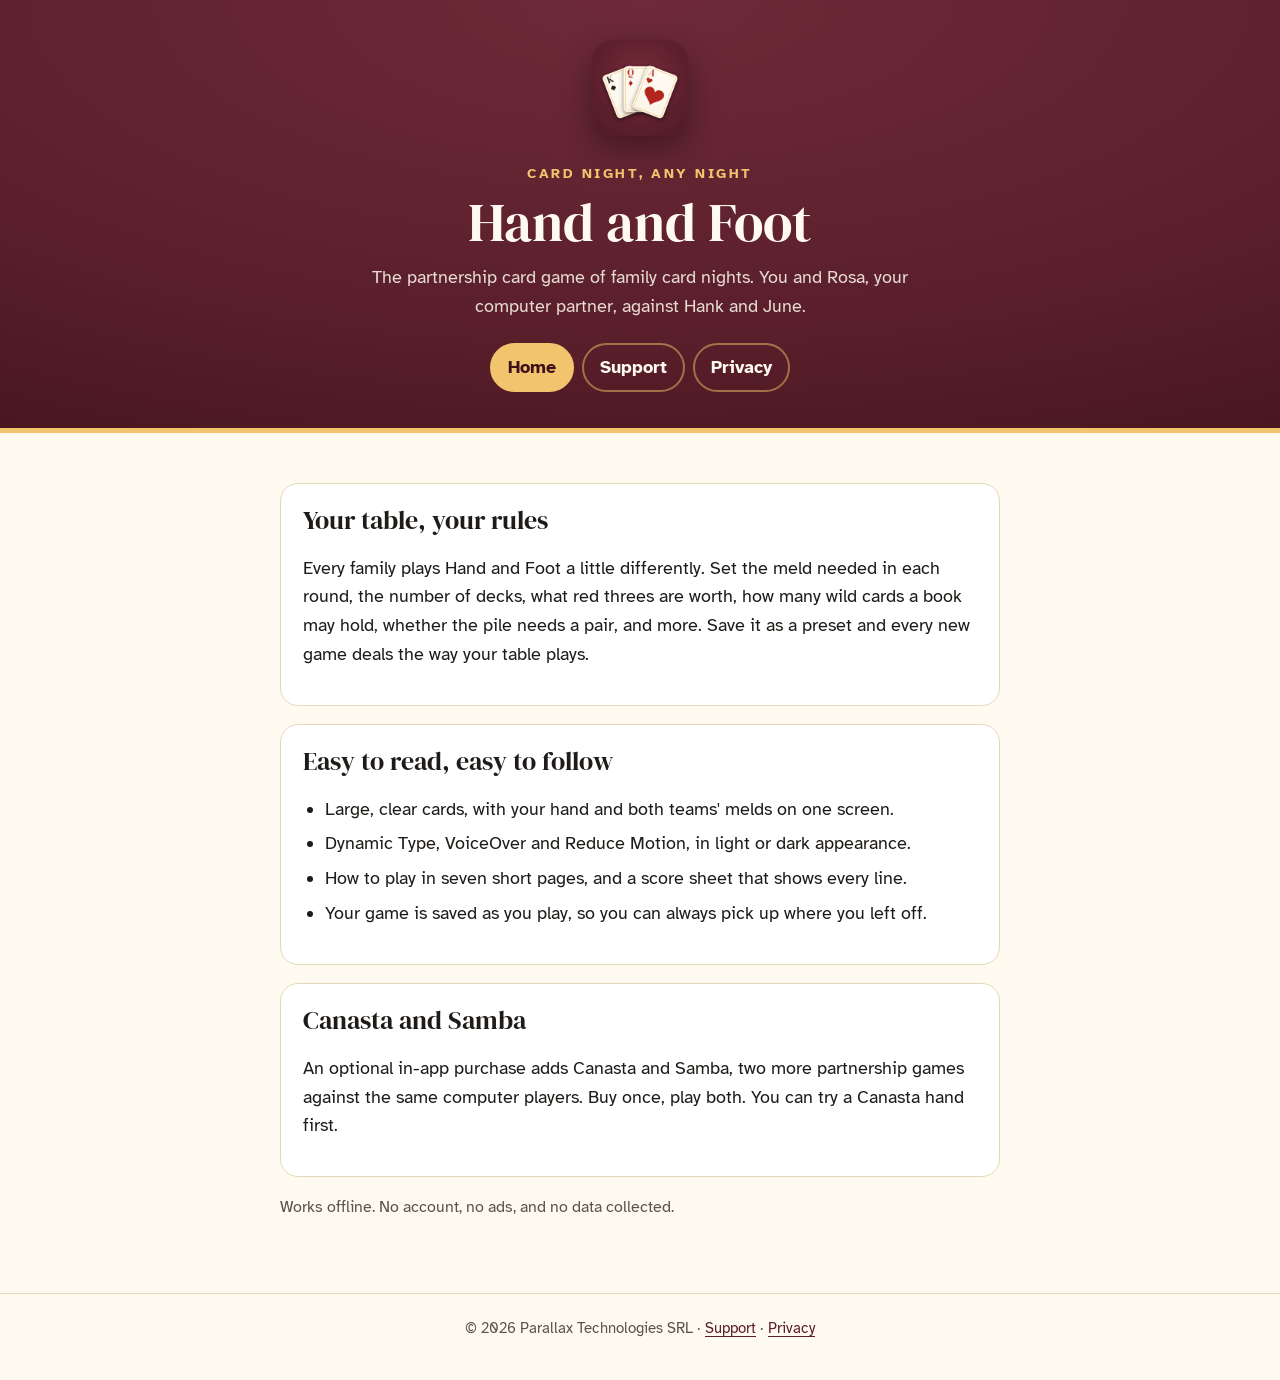
<file: index.html>
<!doctype html>
<html lang="en">
<head>
<meta charset="utf-8">
<meta name="viewport" content="width=device-width, initial-scale=1">
<title>Hand and Foot</title>
<meta name="description" content="Hand and Foot, the partnership card game of family card nights, with house rules you set yourself.">
<link rel="icon" href="icon.png">
<link rel="stylesheet" href="style.css">
</head>
<body>
<header class="band">
  <div class="inner">
    <img src="icon.png" alt="Hand and Foot app icon">
    <p class="eyebrow">Card night, any night</p>
    <h1>Hand and Foot</h1>
    <p class="lede">The partnership card game of family card nights. You and Rosa, your computer partner, against Hank and June.</p>
    <nav class="tabs" aria-label="Pages">
      <a href="index.html" aria-current="page">Home</a>
      <a href="support.html">Support</a>
      <a href="privacy.html">Privacy</a>
    </nav>
  </div>
</header>
<main>
  <section class="card">
    <h2>Your table, your rules</h2>
    <p>Every family plays Hand and Foot a little differently. Set the meld needed in each round, the number of decks, what red threes are worth, how many wild cards a book may hold, whether the pile needs a pair, and more. Save it as a preset and every new game deals the way your table plays.</p>
  </section>
  <section class="card">
    <h2>Easy to read, easy to follow</h2>
    <ul>
      <li>Large, clear cards, with your hand and both teams' melds on one screen.</li>
      <li>Dynamic Type, VoiceOver and Reduce Motion, in light or dark appearance.</li>
      <li>How to play in seven short pages, and a score sheet that shows every line.</li>
      <li>Your game is saved as you play, so you can always pick up where you left off.</li>
    </ul>
  </section>
  <section class="card">
    <h2>Canasta and Samba</h2>
    <p>An optional in-app purchase adds Canasta and Samba, two more partnership games against the same computer players. Buy once, play both. You can try a Canasta hand first.</p>
  </section>
  <p class="note">Works offline. No account, no ads, and no data collected.</p>
</main>
<footer>&copy; 2026 Parallax Technologies SRL &middot; <a href="support.html">Support</a> &middot; <a href="privacy.html">Privacy</a></footer>
</body>
</html>
</file>
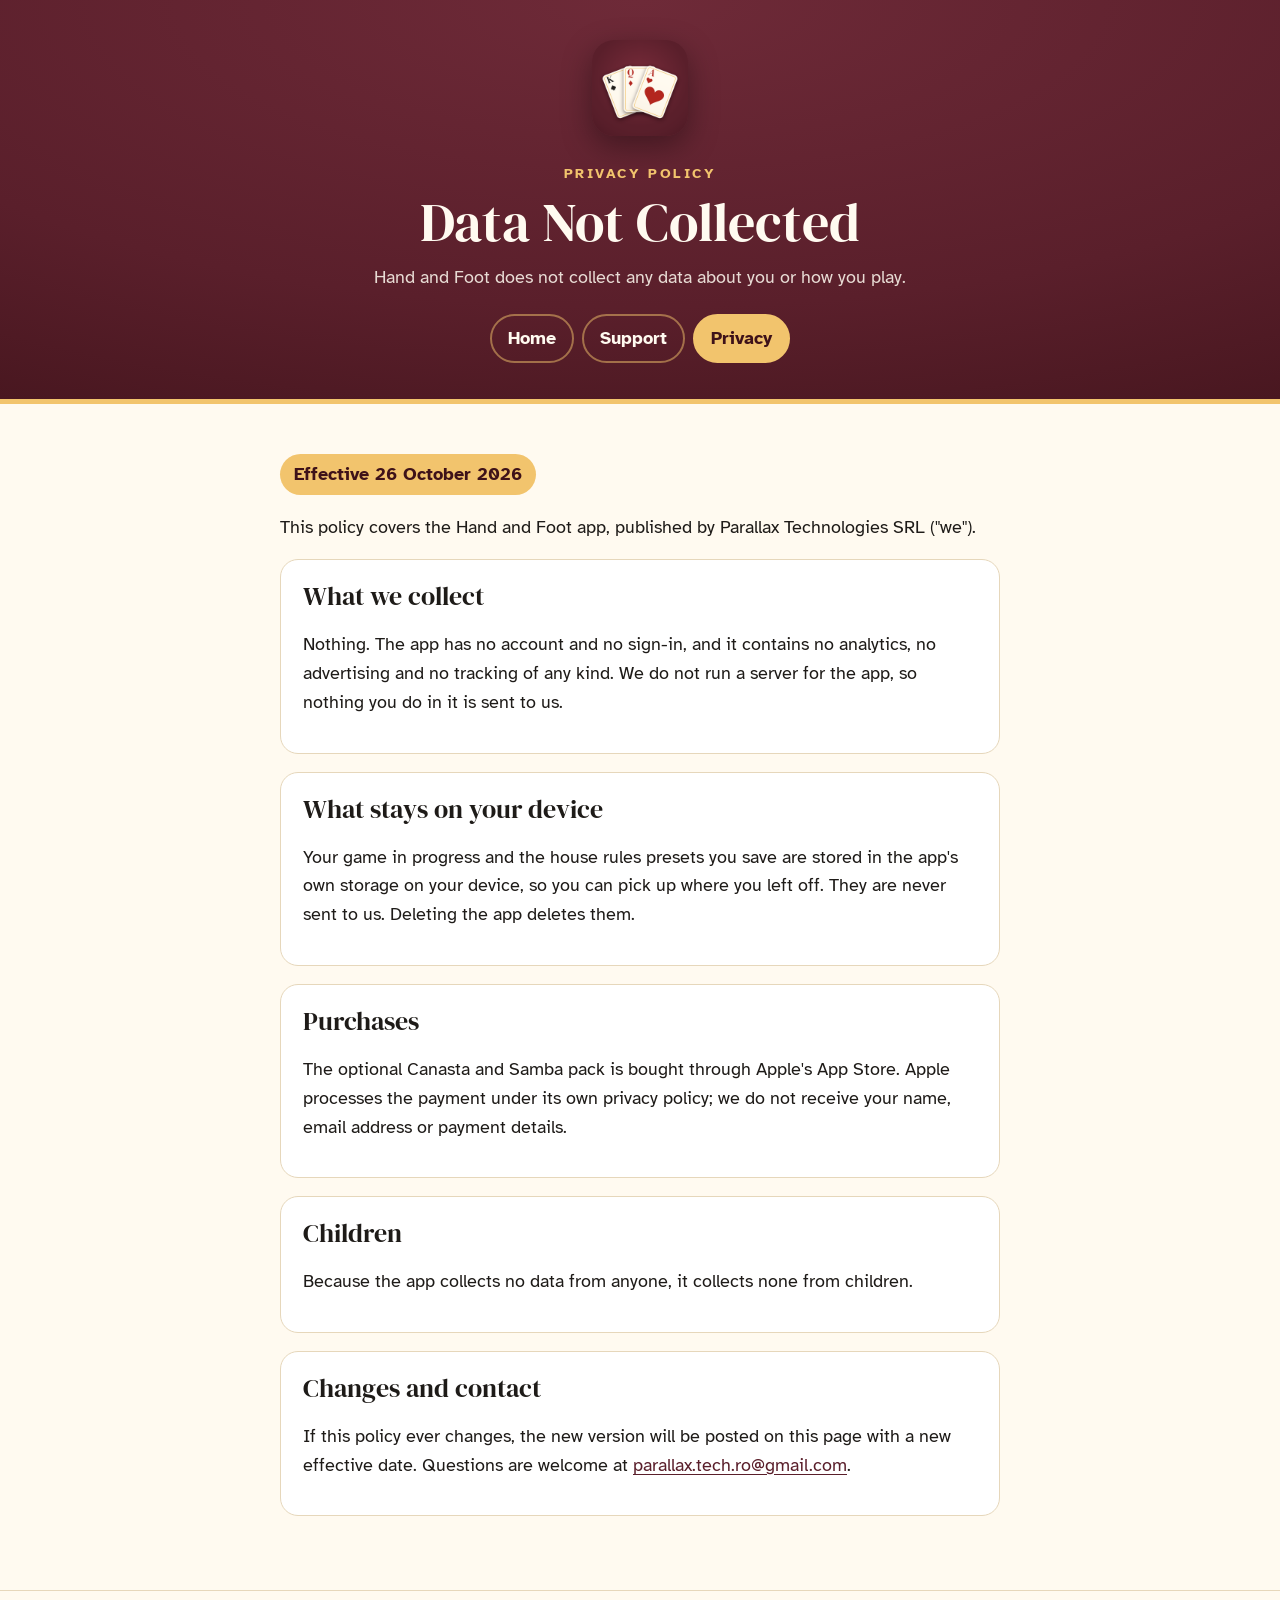
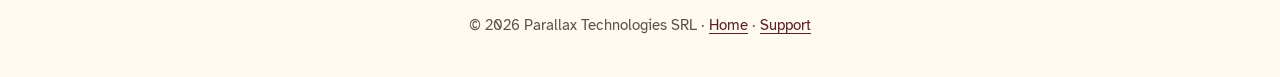
<file: privacy.html>
<!doctype html>
<html lang="en">
<head>
<meta charset="utf-8">
<meta name="viewport" content="width=device-width, initial-scale=1">
<title>Hand and Foot Privacy</title>
<meta name="description" content="Hand and Foot privacy policy: Data Not Collected.">
<link rel="icon" href="icon.png">
<link rel="stylesheet" href="style.css">
</head>
<body>
<header class="band">
  <div class="inner">
    <img src="icon.png" alt="Hand and Foot app icon">
    <p class="eyebrow">Privacy policy</p>
    <h1>Data Not Collected</h1>
    <p class="lede">Hand and Foot does not collect any data about you or how you play.</p>
    <nav class="tabs" aria-label="Pages">
      <a href="index.html">Home</a>
      <a href="support.html">Support</a>
      <a href="privacy.html" aria-current="page">Privacy</a>
    </nav>
  </div>
</header>
<main>
  <p><span class="pill">Effective 26 October 2026</span></p>
  <p>This policy covers the Hand and Foot app, published by Parallax Technologies SRL ("we").</p>

  <section class="card">
    <h2>What we collect</h2>
    <p>Nothing. The app has no account and no sign-in, and it contains no analytics, no advertising and no tracking of any kind. We do not run a server for the app, so nothing you do in it is sent to us.</p>
  </section>
  <section class="card">
    <h2>What stays on your device</h2>
    <p>Your game in progress and the house rules presets you save are stored in the app's own storage on your device, so you can pick up where you left off. They are never sent to us. Deleting the app deletes them.</p>
  </section>
  <section class="card">
    <h2>Purchases</h2>
    <p>The optional Canasta and Samba pack is bought through Apple's App Store. Apple processes the payment under its own privacy policy; we do not receive your name, email address or payment details.</p>
  </section>
  <section class="card">
    <h2>Children</h2>
    <p>Because the app collects no data from anyone, it collects none from children.</p>
  </section>
  <section class="card">
    <h2>Changes and contact</h2>
    <p>If this policy ever changes, the new version will be posted on this page with a new effective date. Questions are welcome at <a href="mailto:parallax.tech.ro@gmail.com">parallax.tech.ro@gmail.com</a>.</p>
  </section>
</main>
<footer>&copy; 2026 Parallax Technologies SRL &middot; <a href="index.html">Home</a> &middot; <a href="support.html">Support</a></footer>
</body>
</html>
</file>
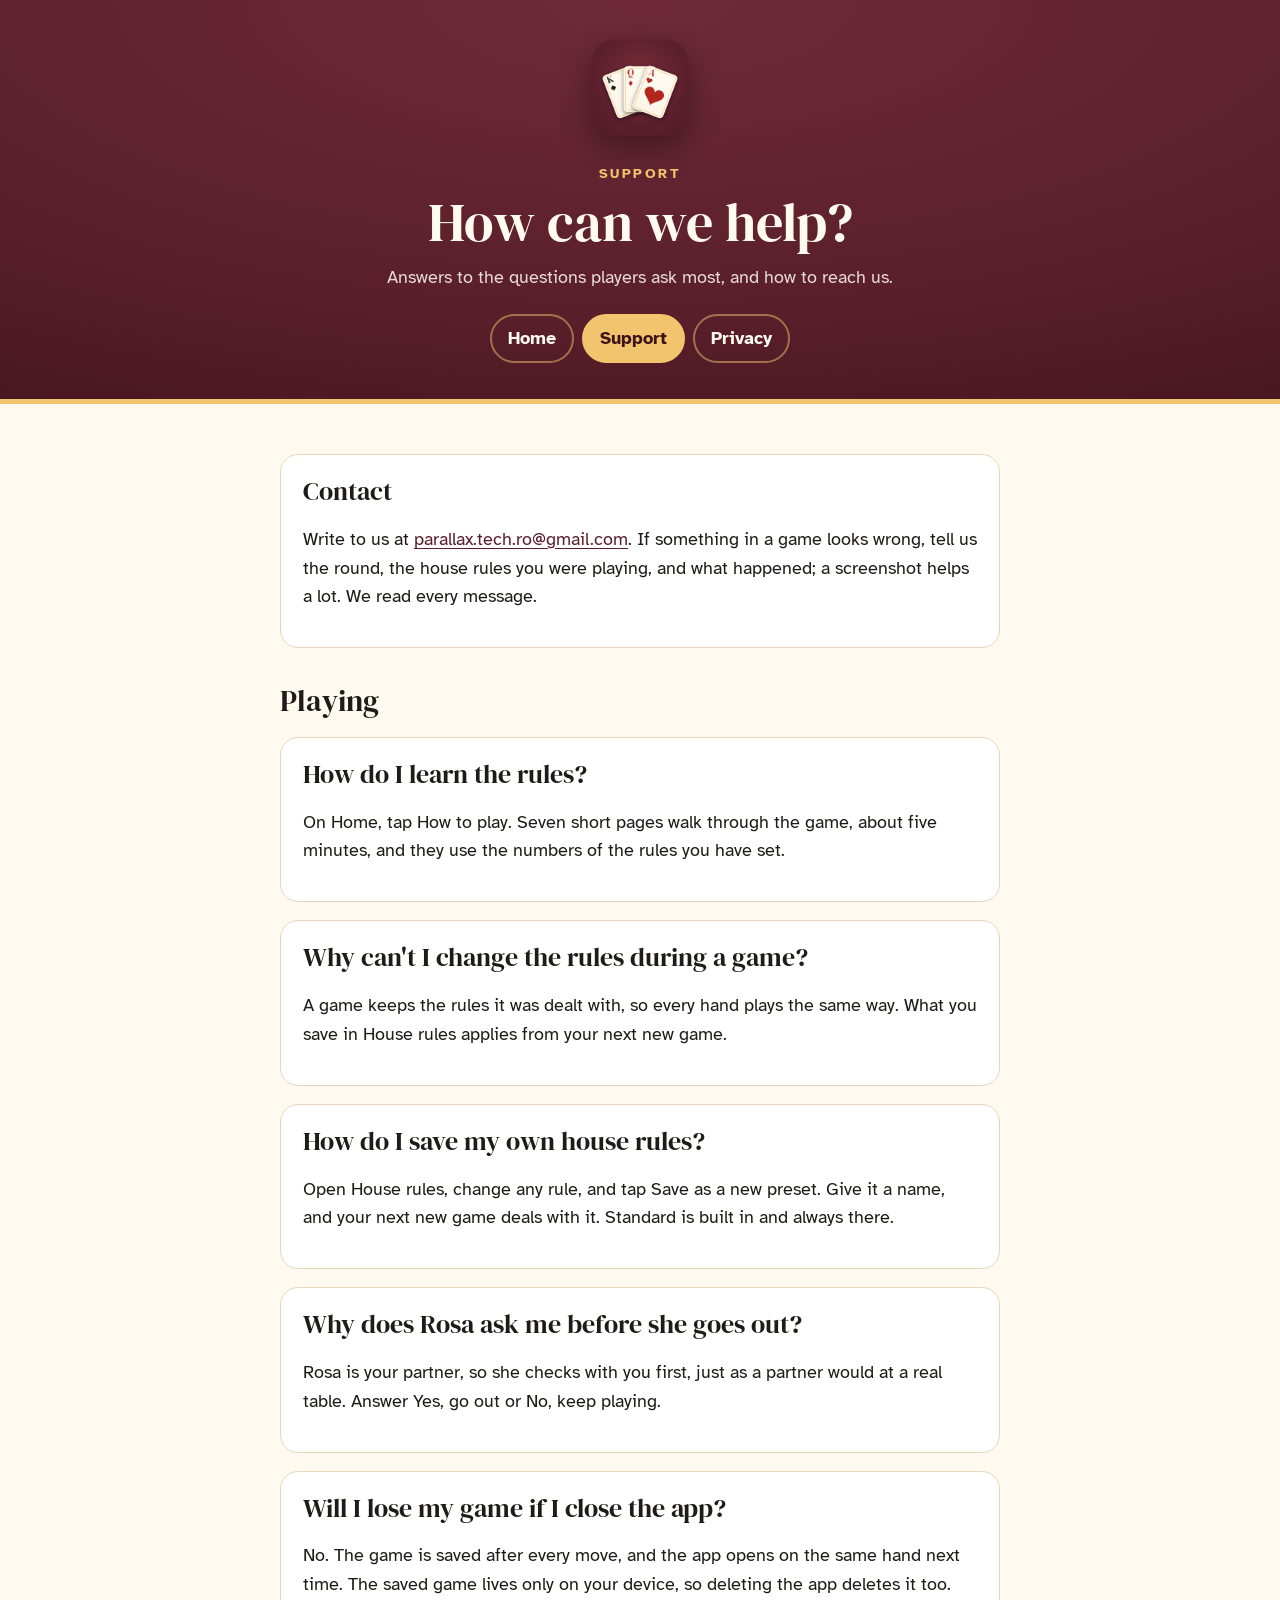
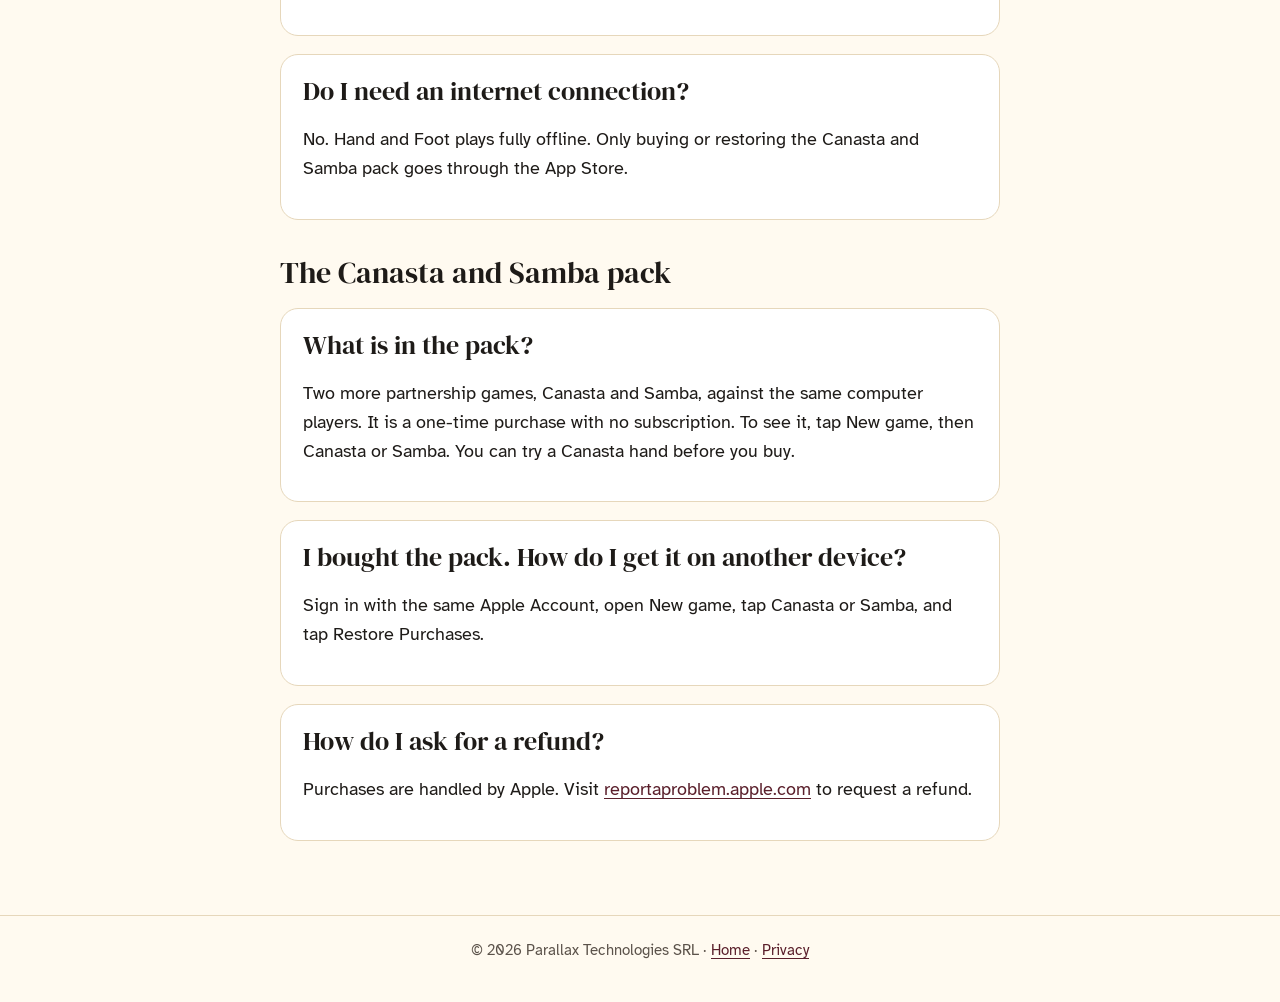
<file: support.html>
<!doctype html>
<html lang="en">
<head>
<meta charset="utf-8">
<meta name="viewport" content="width=device-width, initial-scale=1">
<title>Hand and Foot Support</title>
<meta name="description" content="Help with Hand and Foot: house rules, saved games, and the Canasta and Samba pack.">
<link rel="icon" href="icon.png">
<link rel="stylesheet" href="style.css">
</head>
<body>
<header class="band">
  <div class="inner">
    <img src="icon.png" alt="Hand and Foot app icon">
    <p class="eyebrow">Support</p>
    <h1>How can we help?</h1>
    <p class="lede">Answers to the questions players ask most, and how to reach us.</p>
    <nav class="tabs" aria-label="Pages">
      <a href="index.html">Home</a>
      <a href="support.html" aria-current="page">Support</a>
      <a href="privacy.html">Privacy</a>
    </nav>
  </div>
</header>
<main>
  <section class="card">
    <h2>Contact</h2>
    <p>Write to us at <a href="mailto:parallax.tech.ro@gmail.com">parallax.tech.ro@gmail.com</a>. If something in a game looks wrong, tell us the round, the house rules you were playing, and what happened; a screenshot helps a lot. We read every message.</p>
  </section>

  <h2>Playing</h2>
  <section class="card">
    <h2>How do I learn the rules?</h2>
    <p>On Home, tap How to play. Seven short pages walk through the game, about five minutes, and they use the numbers of the rules you have set.</p>
  </section>
  <section class="card">
    <h2>Why can't I change the rules during a game?</h2>
    <p>A game keeps the rules it was dealt with, so every hand plays the same way. What you save in House rules applies from your next new game.</p>
  </section>
  <section class="card">
    <h2>How do I save my own house rules?</h2>
    <p>Open House rules, change any rule, and tap Save as a new preset. Give it a name, and your next new game deals with it. Standard is built in and always there.</p>
  </section>
  <section class="card">
    <h2>Why does Rosa ask me before she goes out?</h2>
    <p>Rosa is your partner, so she checks with you first, just as a partner would at a real table. Answer Yes, go out or No, keep playing.</p>
  </section>
  <section class="card">
    <h2>Will I lose my game if I close the app?</h2>
    <p>No. The game is saved after every move, and the app opens on the same hand next time. The saved game lives only on your device, so deleting the app deletes it too.</p>
  </section>
  <section class="card">
    <h2>Do I need an internet connection?</h2>
    <p>No. Hand and Foot plays fully offline. Only buying or restoring the Canasta and Samba pack goes through the App Store.</p>
  </section>

  <h2>The Canasta and Samba pack</h2>
  <section class="card">
    <h2>What is in the pack?</h2>
    <p>Two more partnership games, Canasta and Samba, against the same computer players. It is a one-time purchase with no subscription. To see it, tap New game, then Canasta or Samba. You can try a Canasta hand before you buy.</p>
  </section>
  <section class="card">
    <h2>I bought the pack. How do I get it on another device?</h2>
    <p>Sign in with the same Apple Account, open New game, tap Canasta or Samba, and tap Restore Purchases.</p>
  </section>
  <section class="card">
    <h2>How do I ask for a refund?</h2>
    <p>Purchases are handled by Apple. Visit <a href="https://reportaproblem.apple.com">reportaproblem.apple.com</a> to request a refund.</p>
  </section>
</main>
<footer>&copy; 2026 Parallax Technologies SRL &middot; <a href="index.html">Home</a> &middot; <a href="privacy.html">Privacy</a></footer>
</body>
</html>
</file>
<file: style.css>
/* Hand and Foot support pages. The app's own palette and fonts (App/DesignSystem/Tokens.swift). */
@font-face { font-family: "DM Serif Display"; src: url("fonts/DMSerifDisplay-Regular.ttf") format("truetype"); font-display: swap; }
@font-face { font-family: "Atkinson Hyperlegible"; src: url("fonts/AtkinsonHyperlegible-Regular.ttf") format("truetype"); font-weight: 400; font-display: swap; }
@font-face { font-family: "Atkinson Hyperlegible"; src: url("fonts/AtkinsonHyperlegible-Bold.ttf") format("truetype"); font-weight: 700; font-display: swap; }

:root {
  --burgundy: #5a1f2b; --burgundy-deep: #3e1219; --cream: #fffaf0; --cream-shade: #f3e7d0;
  --gold: #f2c46d; --gold-ink: #8a5a12; --red: #b3261e; --ink: #1e1b18;
  --bg: var(--cream); --text: var(--ink); --muted: #5b524a; --panel: #ffffff; --rule: #e6d7bb; --link: var(--burgundy);
}
@media (prefers-color-scheme: dark) {
  :root { --bg: #2a0d13; --text: var(--cream); --muted: #d9cbb6; --panel: #3e1219; --rule: #5a2a33; --link: var(--gold); }
}
* { box-sizing: border-box; }
html { -webkit-text-size-adjust: 100%; }
body { margin: 0; background: var(--bg); color: var(--text); font: 18px/1.6 "Atkinson Hyperlegible", system-ui, sans-serif; }
a { color: var(--link); text-underline-offset: 3px; }
header.band { background: radial-gradient(120% 140% at 50% 0%, #6e2a38 0%, var(--burgundy) 55%, var(--burgundy-deep) 100%); color: var(--cream); border-bottom: 5px solid var(--gold); }
header.band .inner { max-width: 760px; margin: 0 auto; padding: 40px 20px 36px; text-align: center; }
header.band img { width: 96px; height: 96px; border-radius: 22px; box-shadow: 0 10px 30px rgba(0,0,0,.35); }
.eyebrow { color: var(--gold); font-weight: 700; letter-spacing: .18em; text-transform: uppercase; font-size: 14px; margin: 18px 0 4px; }
h1, h2 { font-family: "DM Serif Display", Georgia, serif; font-weight: 400; line-height: 1.15; }
h1 { font-size: clamp(36px, 7vw, 54px); margin: 6px 0 10px; }
header.band p.lede { margin: 0 auto; max-width: 560px; color: rgba(255,250,240,.86); }
nav.tabs { display: flex; justify-content: center; gap: 8px; flex-wrap: wrap; margin-top: 22px; }
nav.tabs a { color: var(--cream); text-decoration: none; font-weight: 700; padding: 8px 16px; border-radius: 999px; border: 2px solid rgba(242,196,109,.5); }
nav.tabs a[aria-current="page"] { background: var(--gold); color: var(--burgundy-deep); border-color: var(--gold); }
main { max-width: 760px; margin: 0 auto; padding: 32px 20px 56px; }
h2 { font-size: 30px; margin: 36px 0 8px; }
section.card { background: var(--panel); border: 1px solid var(--rule); border-radius: 18px; padding: 6px 22px 18px; margin: 18px 0; }
section.card h2 { margin-top: 16px; font-size: 26px; }
ul { padding-left: 1.2em; } li { margin: 6px 0; }
.note { color: var(--muted); font-size: 16px; }
.pill { display: inline-block; background: var(--gold); color: var(--burgundy-deep); font-weight: 700; padding: 6px 14px; border-radius: 999px; }
footer { border-top: 1px solid var(--rule); color: var(--muted); font-size: 15px; text-align: center; padding: 22px 20px 40px; }
</file>
